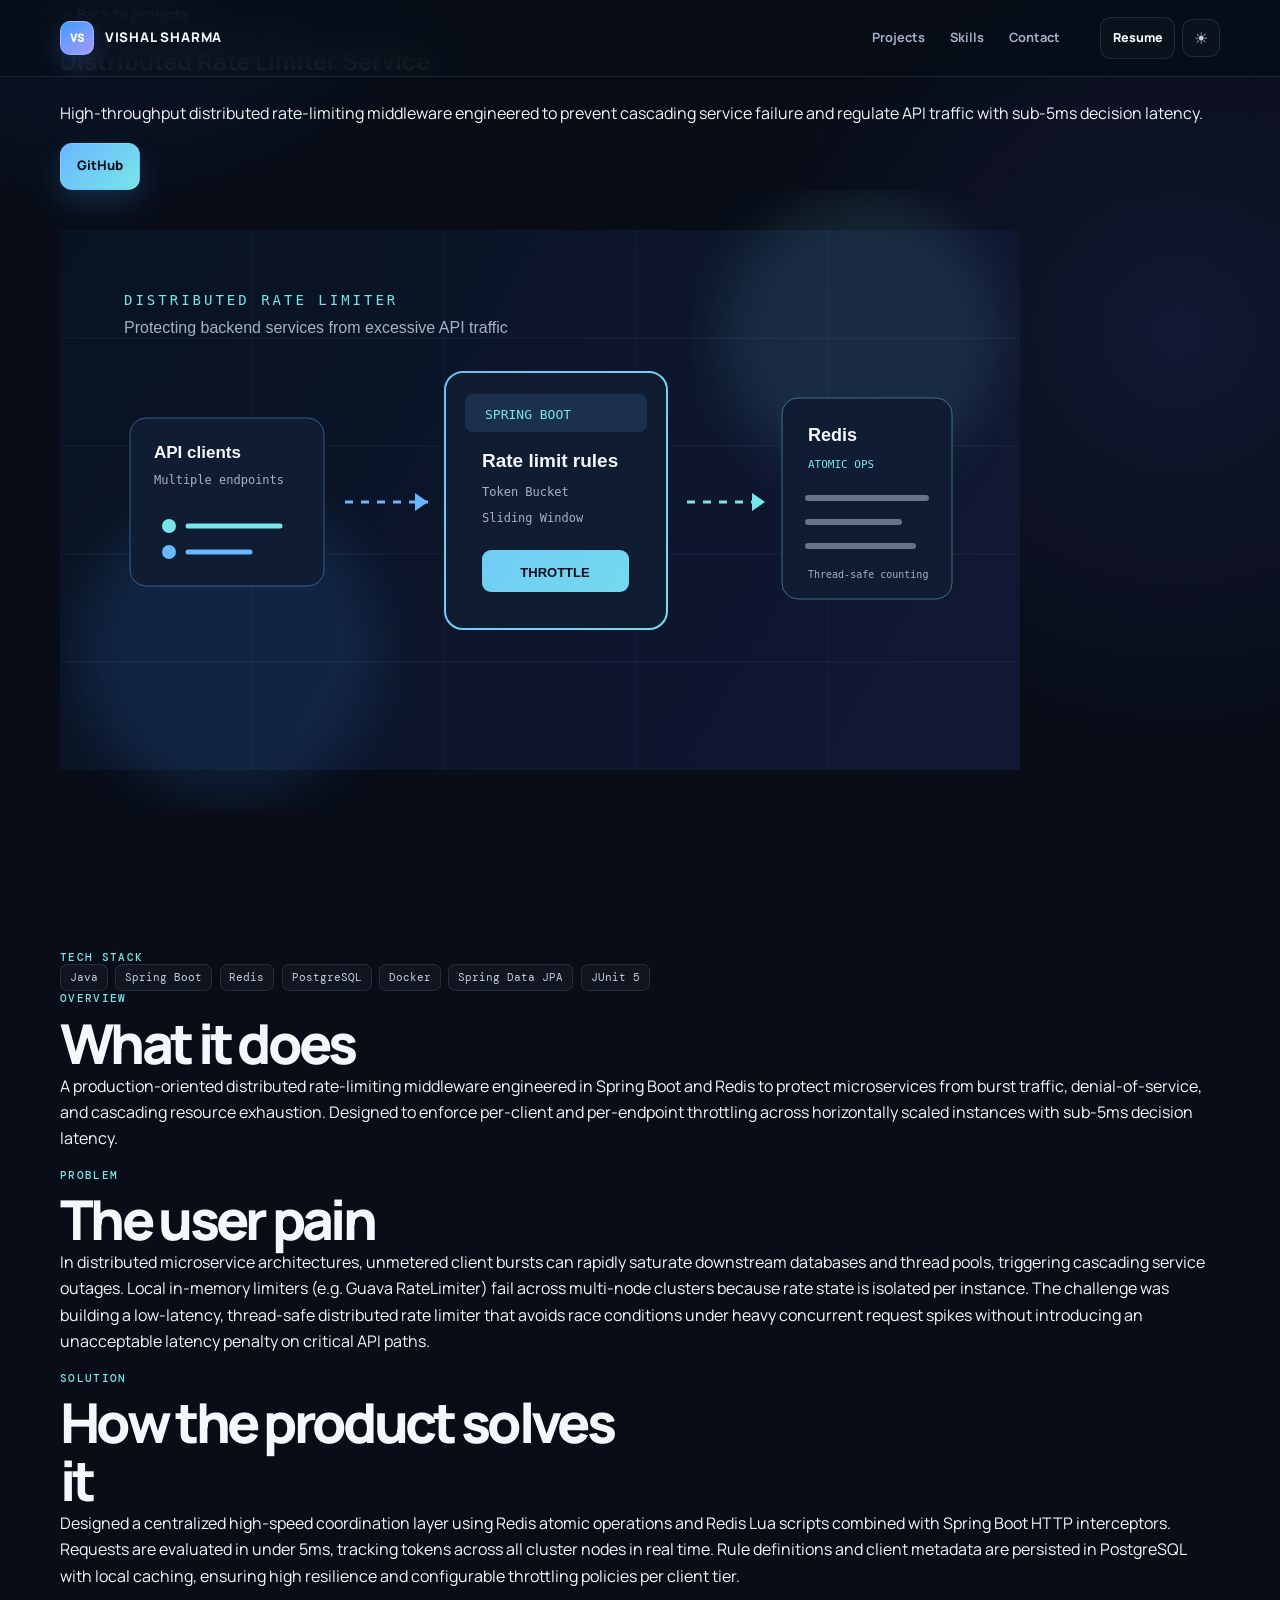
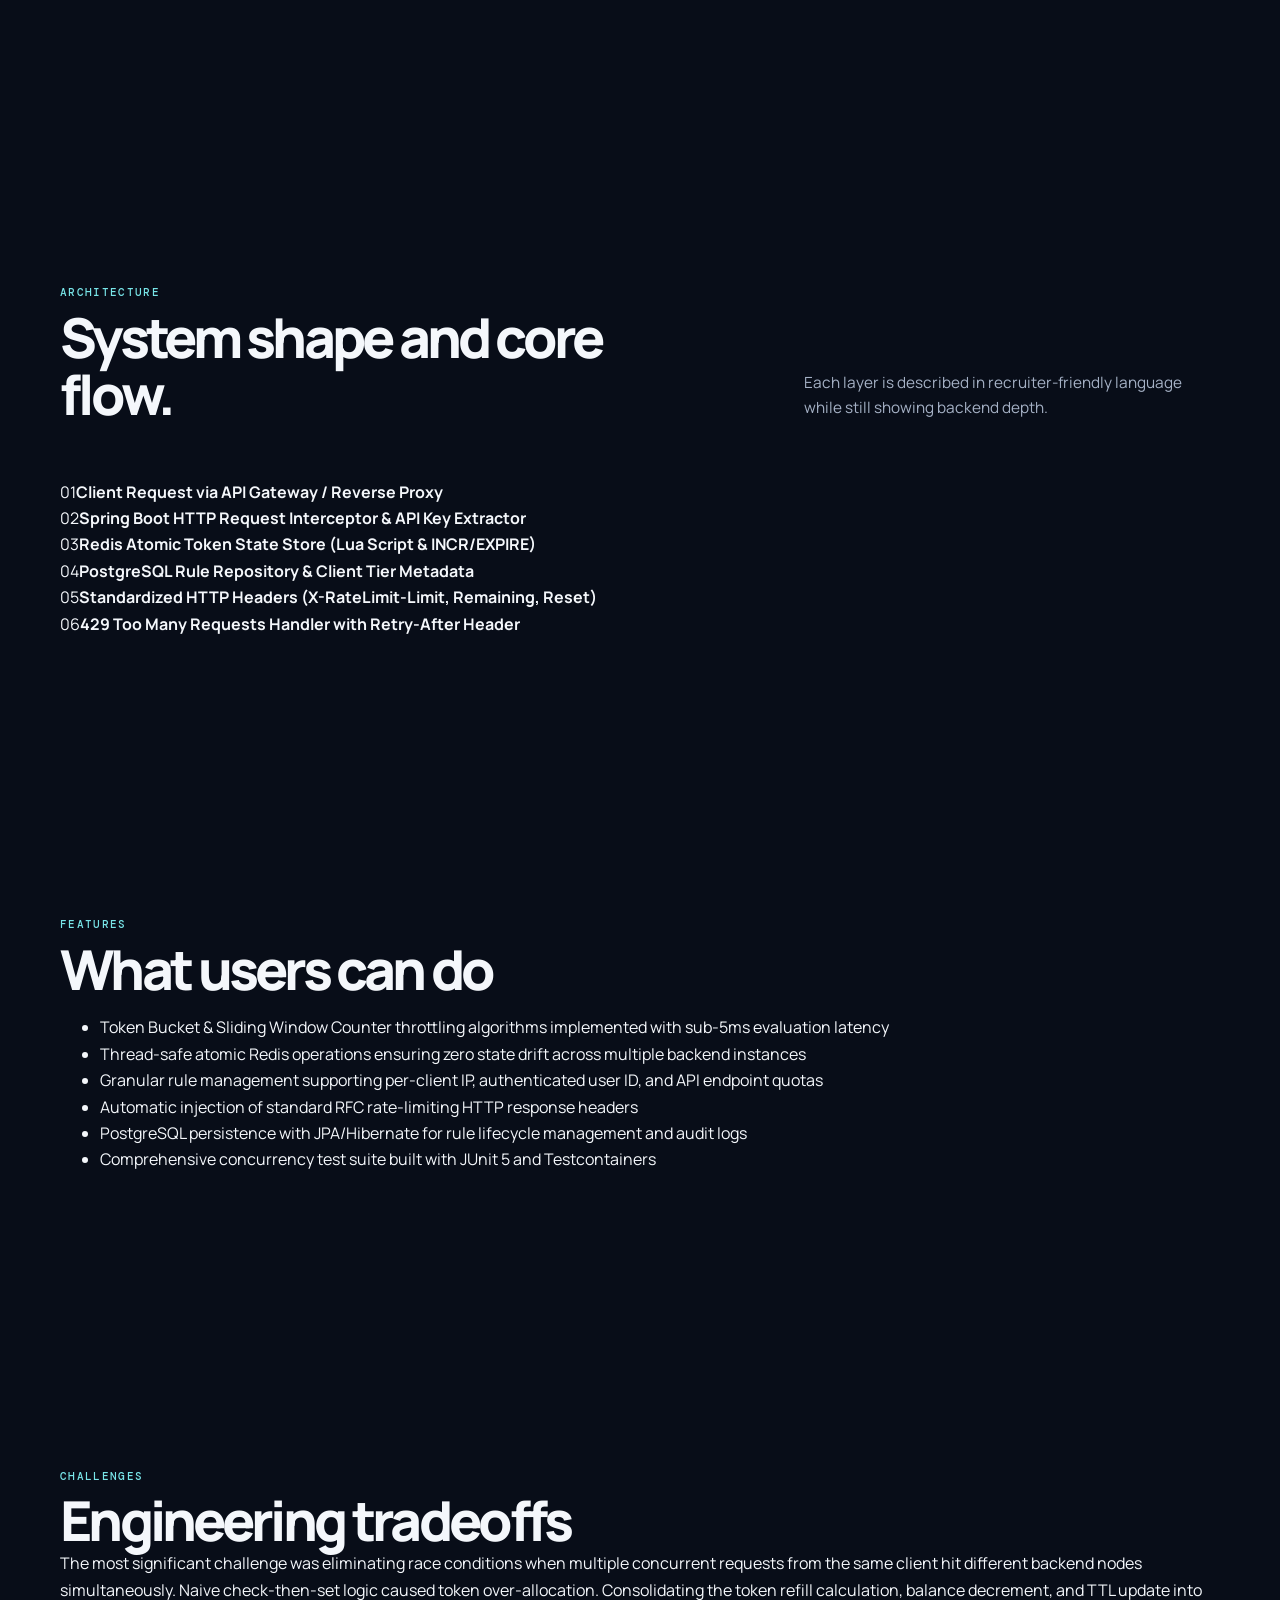
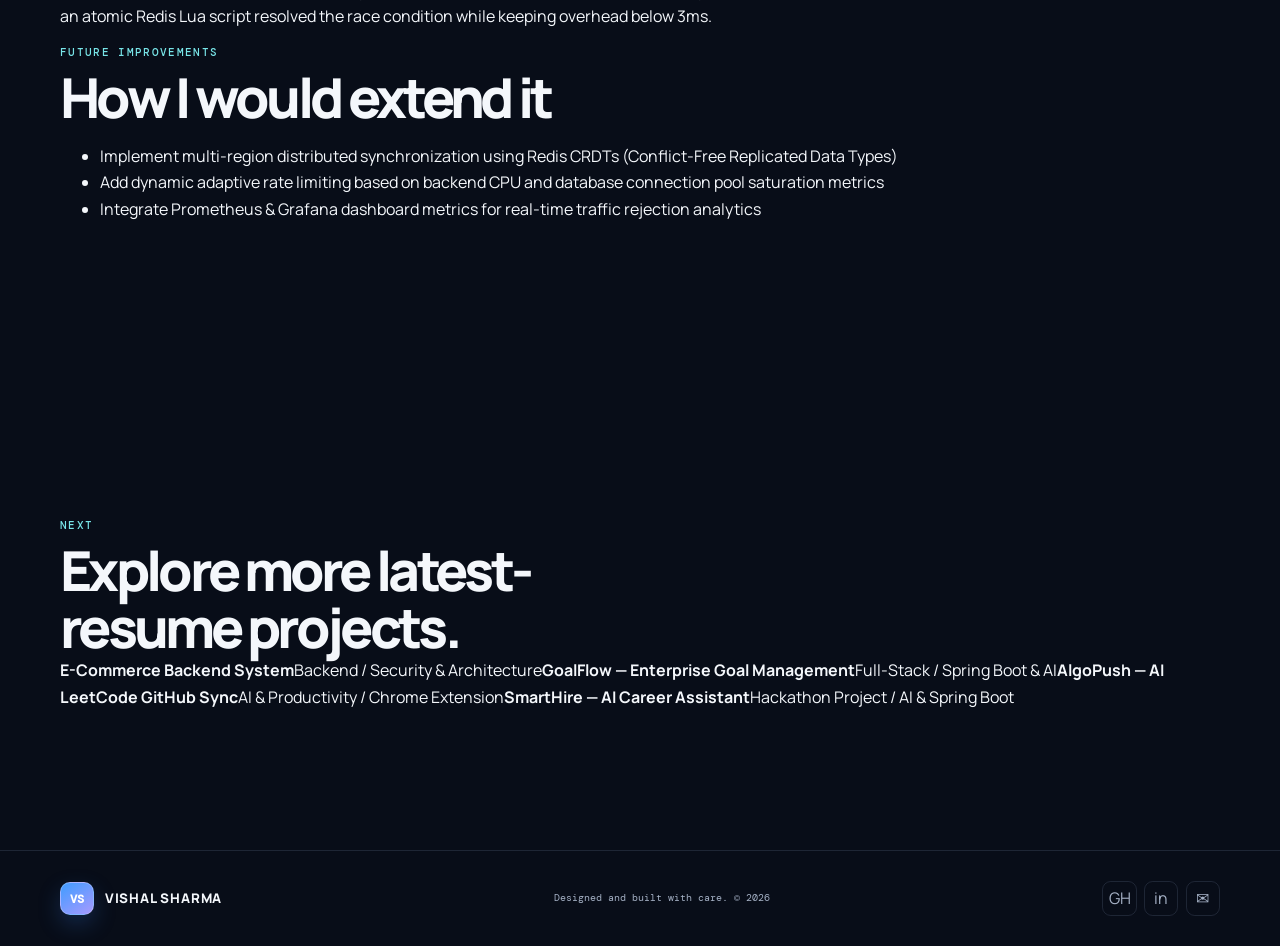
<file: project.html>
<!DOCTYPE html>
<html lang="en">
<head>
  <meta charset="UTF-8" />
  <meta name="viewport" content="width=device-width, initial-scale=1.0" />
  <meta name="description" content="Project case study by Vishal Sharma, Java Backend Developer focused on Spring Boot, REST APIs, and distributed systems." />
  <meta name="robots" content="index, follow" />
  <meta name="theme-color" content="#060b14" />
  <meta property="og:type" content="article" />
  <meta property="og:title" content="Project Case Study | Vishal Sharma" />
  <meta property="og:description" content="Architecture, problem, solution, features, and future improvements for Vishal Sharma's latest Java backend projects." />
  <meta property="og:image" content="assets/profile/portf%20profile.jpeg" />
  <meta name="twitter:card" content="summary_large_image" />
  <title>Project Case Study | Vishal Sharma</title>
  <link rel="icon" type="image/svg+xml" href="favicon.svg" />
  <link rel="preconnect" href="https://fonts.googleapis.com" />
  <link rel="preconnect" href="https://fonts.gstatic.com" crossorigin />
  <link href="https://fonts.googleapis.com/css2?family=DM+Mono:wght@400;500&family=Manrope:wght@400;500;600;700;800&display=swap" rel="stylesheet" />
  <link rel="stylesheet" href="style.css" />
</head>
<body class="theme-dark project-page">
  <a class="skip-link" href="#main-content">Skip to content</a>

  <nav class="navbar is-scrolled" aria-label="Project navigation">
    <div class="container nav-inner">
      <a href="index.html#home" class="logo" aria-label="Vishal Sharma home"><span class="logo-mark">VS</span><span>Vishal Sharma</span></a>
      <div class="desktop-nav" aria-label="Project links">
        <a href="index.html#projects">Projects</a>
        <a href="index.html#skills">Skills</a>
        <a href="index.html#contact">Contact</a>
      </div>
      <div class="nav-actions">
        <a href="assets/resume/Vishal_Sharma_Resume_Merged.pdf" class="nav-resume" download="Vishal-Sharma-Resume.pdf"><span>Resume</span></a>
        <button id="themeToggle" class="icon-button" type="button" aria-label="Switch to light mode" aria-pressed="false">☀</button>
      </div>
    </div>
  </nav>

  <main id="main-content" class="case-study-main">
    <article id="projectRoot" class="case-study" aria-live="polite">
      <div class="container">
        <p class="section-kicker">Loading case study</p>
        <h1>Project details</h1>
      </div>
    </article>
  </main>

  <footer class="footer">
    <div class="container footer-inner">
      <a href="index.html#home" class="logo"><span class="logo-mark">VS</span><span>Vishal Sharma</span></a>
      <p>Designed and built with care. © <span id="year">2026</span></p>
      <div class="footer-socials">
        <a href="https://github.com/sharmaVishal2" target="_blank" rel="noopener" aria-label="GitHub">GH</a>
        <a href="https://www.linkedin.com/in/sharma-vishal-1abc/" target="_blank" rel="noopener" aria-label="LinkedIn">in</a>
        <a href="mailto:sharma2005vishal@gmail.com" aria-label="Email">✉</a>
      </div>
    </div>
  </footer>

  <script src="project-data.js"></script>
  <script src="project.js"></script>
</body>
</html>
</file>
<file: style.css>
:root {
  --bg: #080d18;
  --bg-deep: #060a12;
  --surface: rgba(17, 25, 41, 0.72);
  --surface-solid: #111a2b;
  --surface-strong: #151f33;
  --text: #f4f7fb;
  --muted: #a5b1c5;
  --muted-strong: #c5cede;
  --line: rgba(168, 193, 229, 0.14);
  --line-bright: rgba(145, 199, 255, 0.28);
  --blue: #69b7ff;
  --blue-strong: #3f9cff;
  --cyan: #78e5e8;
  --violet: #a79aff;
  --green: #7be0a5;
  --shadow: 0 28px 80px rgba(0, 0, 0, 0.32);
  --radius-xl: 2rem;
  --radius-lg: 1.5rem;
  --radius-md: 1rem;
  --font-sans: "Manrope", "Segoe UI", sans-serif;
  --font-mono: "DM Mono", "Cascadia Mono", monospace;
  color-scheme: dark;
}

body.theme-light {
  --bg: #f7f9fe;
  --bg-deep: #ecf2fb;
  --surface: rgba(255, 255, 255, 0.76);
  --surface-solid: #ffffff;
  --surface-strong: #eef4fd;
  --text: #0e1a2d;
  --muted: #53647c;
  --muted-strong: #35455c;
  --line: rgba(38, 66, 105, 0.14);
  --line-bright: rgba(48, 125, 211, 0.31);
  --blue: #176fd4;
  --blue-strong: #1661bd;
  --cyan: #0a969b;
  --violet: #705cd9;
  --green: #16834d;
  --shadow: 0 24px 70px rgba(28, 55, 94, 0.13);
  color-scheme: light;
}

* { box-sizing: border-box; }
html { scroll-behavior: smooth; }
body {
  min-width: 320px;
  margin: 0;
  overflow-x: hidden;
  color: var(--text);
  background:
    radial-gradient(circle at 8% -5%, rgba(50, 132, 255, 0.17), transparent 26rem),
    radial-gradient(circle at 92% 8%, rgba(111, 102, 255, 0.11), transparent 26rem),
    var(--bg);
  font-family: var(--font-sans);
  font-size: 16px;
  line-height: 1.65;
  -webkit-font-smoothing: antialiased;
  text-rendering: optimizeLegibility;
}

body::before {
  position: fixed;
  z-index: -2;
  inset: 0;
  content: "";
  pointer-events: none;
  opacity: 0.42;
  background-image: linear-gradient(rgba(144, 175, 215, 0.022) 1px, transparent 1px), linear-gradient(90deg, rgba(144, 175, 215, 0.022) 1px, transparent 1px);
  background-size: 48px 48px;
  mask-image: linear-gradient(to bottom, rgba(0, 0, 0, 0.65), transparent 78%);
}

img { display: block; max-width: 100%; }
a { color: inherit; text-decoration: none; }
button, input, textarea { font: inherit; }
button { border: 0; }
button, a { -webkit-tap-highlight-color: transparent; }
button:focus-visible, a:focus-visible { outline: 3px solid var(--cyan); outline-offset: 4px; }
svg { width: 1.1em; height: 1.1em; stroke-width: 1.8; }

.container { width: min(1160px, calc(100% - 48px)); margin: 0 auto; }
.skip-link {
  position: fixed;
  z-index: 3000;
  top: 1rem;
  left: 1rem;
  padding: 0.7rem 1rem;
  color: #06101f;
  background: var(--cyan);
  border-radius: 0.7rem;
  font-weight: 800;
  transform: translateY(-150%);
  transition: transform 180ms ease;
}
.skip-link:focus { transform: translateY(0); }

/* Navigation */
.navbar {
  position: fixed;
  z-index: 100;
  top: 0;
  right: 0;
  left: 0;
  border-bottom: 1px solid transparent;
  transition: background 220ms ease, border-color 220ms ease, box-shadow 220ms ease;
}
.navbar.is-scrolled {
  border-color: var(--line);
  background: color-mix(in srgb, var(--bg) 86%, transparent);
  box-shadow: 0 12px 35px rgba(0, 0, 0, 0.09);
  backdrop-filter: blur(18px);
}
.nav-inner { display: flex; min-height: 76px; align-items: center; gap: 1.8rem; }
.logo { display: inline-flex; align-items: center; gap: 0.7rem; font-size: 0.83rem; font-weight: 800; letter-spacing: 0.06em; text-transform: uppercase; white-space: nowrap; }
.logo-mark {
  display: grid;
  width: 2.1rem;
  height: 2.1rem;
  place-items: center;
  color: #fff;
  background: linear-gradient(145deg, var(--blue-strong), var(--violet));
  border: 1px solid rgba(255, 255, 255, 0.26);
  border-radius: 0.62rem;
  box-shadow: 0 9px 22px rgba(48, 113, 210, 0.27);
  font-family: var(--font-mono);
  font-size: 0.76rem;
  letter-spacing: 0;
}
.desktop-nav { display: flex; gap: 0.1rem; margin-left: auto; }
.desktop-nav a { padding: 0.55rem 0.72rem; color: var(--muted); border-radius: 0.55rem; font-size: 0.8rem; font-weight: 700; transition: color 180ms ease, background 180ms ease; }
.desktop-nav a:hover, .desktop-nav a.active { color: var(--text); background: var(--surface); }
.nav-actions { display: flex; align-items: center; gap: 0.45rem; }
.nav-resume { display: inline-flex; align-items: center; gap: 0.42rem; padding: 0.58rem 0.73rem; color: var(--text); border: 1px solid var(--line); border-radius: 0.65rem; background: rgba(255, 255, 255, 0.025); font-size: 0.78rem; font-weight: 800; transition: transform 180ms ease, border-color 180ms ease, background 180ms ease; }
.nav-resume svg { width: 0.95rem; }
.nav-resume:hover { border-color: var(--line-bright); background: var(--surface); transform: translateY(-1px); }
.icon-button { display: inline-grid; width: 2.35rem; height: 2.35rem; place-items: center; padding: 0; color: var(--muted-strong); border: 1px solid var(--line); border-radius: 0.65rem; background: rgba(255, 255, 255, 0.025); cursor: pointer; transition: color 180ms ease, transform 180ms ease, border-color 180ms ease, background 180ms ease; }
.icon-button:hover { color: var(--text); border-color: var(--line-bright); background: var(--surface); transform: translateY(-1px); }
.menu-toggle { display: none; }
.mobile-menu { display: none; }

/* Shared typography */
.section { padding: 8.75rem 0; }
.section-kicker, .eyebrow, .project-type, .project-overline, .question-label { margin: 0; color: var(--cyan); font-family: var(--font-mono); font-size: 0.69rem; font-weight: 500; letter-spacing: 0.12em; line-height: 1.3; text-transform: uppercase; }
.section-heading { display: flex; align-items: end; justify-content: space-between; gap: 2rem; margin-bottom: 3.4rem; }
.section-heading > p { max-width: 26rem; margin: 0 0 0.25rem; color: var(--muted); font-size: 0.96rem; }
h1, h2, h3, p { margin-top: 0; }
h2 { max-width: 16ch; margin: 0.58rem 0 0; color: var(--text); font-size: clamp(2.15rem, 4.3vw, 4rem); font-weight: 800; letter-spacing: -0.067em; line-height: 1.05; }
h2 span, h1 span { color: var(--blue); }
.section-intro > p:not(.section-kicker) { max-width: 29rem; margin: 1.45rem 0 0; color: var(--muted); }
.text-link { display: inline-flex; align-items: center; gap: 0.44rem; color: var(--text); font-size: 0.86rem; font-weight: 800; transition: color 180ms ease, gap 180ms ease; }
.text-link:hover { gap: 0.68rem; color: var(--cyan); }
.text-link svg { width: 1rem; height: 1rem; }
.tag-list { display: flex; flex-wrap: wrap; gap: 0.46rem; }
.tag-list span { padding: 0.33rem 0.56rem; color: var(--muted-strong); border: 1px solid var(--line); border-radius: 0.46rem; background: rgba(255, 255, 255, 0.035); font-family: var(--font-mono); font-size: 0.69rem; line-height: 1.3; white-space: nowrap; }

/* Hero */
.hero { position: relative; min-height: min(850px, 100vh); padding: 8.6rem 0 4.4rem; overflow: hidden; }
.hero::after { position: absolute; right: 0; bottom: 0; left: 0; height: 12rem; content: ""; pointer-events: none; background: linear-gradient(to bottom, transparent, var(--bg)); }
.hero-grid { position: relative; z-index: 1; display: grid; grid-template-columns: minmax(0, 1.1fr) minmax(350px, 0.72fr); align-items: center; gap: clamp(2rem, 7vw, 7rem); min-height: calc(min(850px, 100vh) - 13rem); }
.hero-copy { position: relative; padding-top: 1.2rem; }
.eyebrow { display: flex; align-items: center; gap: 0.56rem; width: fit-content; padding: 0.52rem 0.74rem; color: var(--muted-strong); border: 1px solid var(--line); border-radius: 99px; background: rgba(13, 24, 40, 0.48); letter-spacing: 0.035em; text-transform: none; }
.status-dot { display: inline-block; width: 0.42rem; height: 0.42rem; border-radius: 50%; background: var(--green); box-shadow: 0 0 0 4px rgba(123, 224, 165, 0.12); }
.hero h1 { max-width: 10.5ch; margin: 1.4rem 0 1.35rem; color: var(--text); font-size: clamp(3.2rem, 6.7vw, 6.05rem); font-weight: 800; letter-spacing: -0.085em; line-height: 0.97; }
.hero h1 span { display: block; color: transparent; background: linear-gradient(100deg, var(--blue), var(--cyan)); background-clip: text; -webkit-background-clip: text; }
.hero-lede { max-width: 39rem; margin-bottom: 0; color: var(--muted); font-size: clamp(1rem, 1.35vw, 1.13rem); line-height: 1.8; }
.hero-lede strong { color: var(--muted-strong); font-weight: 700; }
.hero-actions { display: flex; flex-wrap: wrap; gap: 0.78rem; margin-top: 2rem; }
.button { display: inline-flex; min-height: 2.95rem; align-items: center; justify-content: center; gap: 0.55rem; padding: 0.7rem 1rem; border: 1px solid transparent; border-radius: 0.74rem; font-size: 0.82rem; font-weight: 800; line-height: 1.2; transition: transform 180ms ease, box-shadow 180ms ease, background 180ms ease, border-color 180ms ease; cursor: pointer; }
.button svg { width: 1rem; height: 1rem; }
.button:hover { transform: translateY(-2px); }
.button-primary { color: #07111d; background: linear-gradient(135deg, var(--blue), var(--cyan)); box-shadow: 0 12px 30px rgba(61, 157, 243, 0.22); }
.button-primary:hover { box-shadow: 0 16px 34px rgba(61, 157, 243, 0.33); }
.button-secondary { color: var(--text); border-color: var(--line); background: rgba(255, 255, 255, 0.03); }
.button-secondary:hover, .button-quiet:hover { border-color: var(--line-bright); background: var(--surface); }
.button-quiet { color: var(--muted-strong); border-color: transparent; background: transparent; }
.hero-meta { display: flex; flex-wrap: wrap; align-items: center; gap: 0.65rem; margin-top: 2.05rem; }
.hero-meta > a { display: inline-grid; width: 2.2rem; height: 2.2rem; place-items: center; color: var(--muted); border: 1px solid var(--line); border-radius: 0.62rem; background: rgba(255, 255, 255, 0.025); transition: color 180ms ease, border-color 180ms ease, transform 180ms ease; }
.hero-meta > a:hover { color: var(--text); border-color: var(--line-bright); transform: translateY(-2px); }
.hero-location { display: inline-flex; align-items: center; gap: 0.35rem; margin-left: 0.35rem; color: var(--muted); font-family: var(--font-mono); font-size: 0.71rem; }
.hero-location svg { width: 0.9rem; color: var(--blue); }
.hero-portrait { position: relative; justify-self: end; width: min(100%, 410px); padding: 0.6rem 1.6rem 1rem; }
.portrait-backdrop { display: none; }
.portrait-frame { position: relative; overflow: hidden; aspect-ratio: 1 / 1; border: 1px solid var(--line-bright); border-radius: 50%; background: transparent; box-shadow: var(--shadow); }
.portrait-frame::after { position: absolute; inset: 0; content: ""; pointer-events: none; background: linear-gradient(180deg, transparent 55%, rgba(5, 12, 22, 0.58)); }
.portrait-frame img { width: 100%; height: 100%; object-fit: cover; object-position: 45% 31%; filter: saturate(0.93) contrast(1.03); }
.portrait-label { position: absolute; z-index: 1; right: 1.45rem; bottom: 1.55rem; color: #f7fbff; font-family: var(--font-mono); font-size: 0.7rem; letter-spacing: 0.04em; line-height: 1.55; text-align: right; text-transform: uppercase; }
.portrait-label em { color: var(--cyan); font-style: normal; font-size: 0.58rem; }
.floating-card { position: absolute; display: flex; align-items: center; gap: 0.6rem; padding: 0.65rem 0.72rem; border: 1px solid var(--line-bright); border-radius: 0.78rem; background: color-mix(in srgb, var(--surface-solid) 83%, transparent); box-shadow: 0 14px 35px rgba(0, 0, 0, 0.22); backdrop-filter: blur(14px); }
.floating-card strong, .floating-card small { display: block; }
.floating-card strong { font-size: 0.65rem; line-height: 1.35; }
.floating-card small { margin-top: 0.11rem; color: var(--muted); font-family: var(--font-mono); font-size: 0.53rem; line-height: 1.4; }
.capability-card { bottom: 12%; left: -2.35rem; }
.education-card-mini { top: 15%; right: -2.4rem; }
.card-icon { display: grid; width: 1.8rem; height: 1.8rem; place-items: center; color: var(--cyan); border-radius: 0.45rem; background: rgba(96, 206, 216, 0.12); }
.card-icon svg { width: 1rem; }
.mini-number { color: var(--blue); font-family: var(--font-mono); font-size: 0.89rem; font-weight: 500; }
.hero-orb { position: absolute; z-index: -1; width: 31rem; height: 31rem; border-radius: 50%; filter: blur(4px); opacity: 0.32; pointer-events: none; }
.hero-orb-one { top: 8rem; right: -11rem; background: radial-gradient(circle, rgba(61, 157, 243, 0.42), transparent 68%); animation: drift-one 18s ease-in-out infinite alternate; }
.hero-orb-two { bottom: -12rem; left: -13rem; background: radial-gradient(circle, rgba(116, 102, 246, 0.27), transparent 70%); animation: drift-two 22s ease-in-out infinite alternate; }
@keyframes drift-one { from { transform: translate3d(0, 0, 0) scale(1); } to { transform: translate3d(-2.5rem, 1.5rem, 0) scale(1.07); } }
@keyframes drift-two { from { transform: translate3d(0, 0, 0) scale(1); } to { transform: translate3d(2rem, -1rem, 0) scale(1.05); } }
.scroll-cue { position: absolute; z-index: 2; bottom: 2.2rem; left: max(24px, calc((100% - 1160px) / 2)); display: inline-flex; align-items: center; gap: 0.7rem; color: var(--muted); font-family: var(--font-mono); font-size: 0.63rem; letter-spacing: 0.08em; text-transform: uppercase; transition: color 180ms ease; }
.scroll-cue:hover { color: var(--cyan); }
.scroll-cue svg { width: 0.9rem; animation: cue-down 1.8s ease-in-out infinite; }
@keyframes cue-down { 0%, 100% { transform: translateY(0); } 50% { transform: translateY(4px); } }

/* Proof */
.proof-section { position: relative; z-index: 3; border-top: 1px solid var(--line); border-bottom: 1px solid var(--line); background: rgba(9, 15, 27, 0.46); }
body.theme-light .proof-section { background: rgba(255, 255, 255, 0.48); }
.proof-grid { display: grid; grid-template-columns: repeat(auto-fit, minmax(160px, 1fr)); gap: 1px; background: var(--line); }
.proof-item { min-height: 10rem; display: flex; flex-direction: column; justify-content: center; padding: 1.8rem clamp(1rem, 2.4vw, 2.2rem); background: color-mix(in srgb, var(--bg) 95%, transparent); }
.metric-value { display: block; margin-bottom: 0.35rem; color: var(--text); font-family: var(--font-mono); font-size: clamp(1.7rem, 2.4vw, 2.45rem); font-weight: 500; letter-spacing: -0.07em; line-height: 1.1; }
.proof-item:nth-child(2) .metric-value { color: var(--blue); }
.proof-item:nth-child(3) .metric-value { color: var(--violet); }
.proof-item:nth-child(4) .metric-value { color: var(--cyan); }
.proof-item:nth-child(5) .metric-value { color: var(--green); }
.proof-item span { max-width: 14ch; color: var(--muted); font-size: 0.74rem; line-height: 1.5; }

/* About */
.section-about { padding-top: 10rem; }
.split-layout { display: grid; grid-template-columns: minmax(0, 0.82fr) minmax(0, 1.18fr); gap: clamp(3rem, 9vw, 9rem); }
.about-lead { margin-bottom: 2.15rem; color: var(--muted-strong); font-size: clamp(1.05rem, 1.6vw, 1.28rem); line-height: 1.85; }
.academic-note { display: flex; align-items: center; gap: 0.65rem; margin: -0.55rem 0 1.65rem; padding: 0.75rem 0.85rem; color: var(--muted); border: 1px solid var(--line); border-radius: 0.75rem; background: rgba(255, 255, 255, 0.025); font-size: 0.7rem; line-height: 1.55; }
.academic-note > svg { flex: 0 0 auto; width: 1rem; color: var(--blue); }
.academic-note strong { color: var(--muted-strong); }
.academic-note em { margin-left: auto; color: var(--cyan); font-family: var(--font-mono); font-size: 0.61rem; font-style: normal; white-space: nowrap; }
.principles-grid { display: grid; grid-template-columns: repeat(2, 1fr); gap: 0.85rem; }
.principle-card { display: flex; min-height: 11.2rem; gap: 0.8rem; padding: 1.15rem; border: 1px solid var(--line); border-radius: var(--radius-md); background: linear-gradient(145deg, rgba(255, 255, 255, 0.055), transparent); transition: transform 200ms ease, border-color 200ms ease, background 200ms ease; }
.principle-card:hover { border-color: var(--line-bright); background: var(--surface); transform: translateY(-4px); }
.principle-card > svg { flex: 0 0 auto; width: 1.18rem; height: 1.18rem; margin-top: 0.14rem; color: var(--blue); }
.principle-card h3 { margin: 0 0 0.34rem; font-size: 0.86rem; }
.principle-card p { margin: 0; color: var(--muted); font-size: 0.75rem; line-height: 1.65; }

/* Stack */
.stack-section { position: relative; }
.stack-grid { display: grid; grid-template-columns: repeat(4, 1fr); gap: 0.9rem; }
.stack-card { min-height: 20rem; display: flex; flex-direction: column; padding: 1.35rem; border: 1px solid var(--line); border-radius: var(--radius-lg); background: linear-gradient(150deg, rgba(255, 255, 255, 0.055), rgba(255, 255, 255, 0.012)); transition: transform 220ms ease, border-color 220ms ease, background 220ms ease; }
.stack-card:hover { border-color: var(--line-bright); background: var(--surface); transform: translateY(-5px); }
.stack-card-featured { border-color: rgba(105, 183, 255, 0.29); background: linear-gradient(150deg, rgba(45, 128, 219, 0.18), rgba(255, 255, 255, 0.02)); }
.stack-top { display: flex; align-items: center; justify-content: space-between; }
.stack-icon { display: grid; width: 2.35rem; height: 2.35rem; place-items: center; color: var(--cyan); border-radius: 0.68rem; background: rgba(108, 230, 232, 0.1); }
.stack-icon svg { width: 1.15rem; }
.stack-index { color: var(--muted); font-family: var(--font-mono); font-size: 0.7rem; }
.stack-card h3 { margin: 2.25rem 0 0.6rem; font-size: 1.12rem; letter-spacing: -0.025em; }
.stack-card p { min-height: 4.8rem; margin-bottom: 1.35rem; color: var(--muted); font-size: 0.77rem; line-height: 1.68; }
.stack-card .tag-list { margin-top: auto; }

/* Projects */
.projects-section { padding-top: 6.5rem; }
.featured-project { display: grid; grid-template-columns: minmax(0, 0.97fr) minmax(390px, 0.86fr); overflow: hidden; margin-bottom: 1.15rem; border: 1px solid rgba(105, 183, 255, 0.3); border-radius: var(--radius-xl); background: linear-gradient(125deg, rgba(23, 53, 91, 0.68), rgba(15, 25, 41, 0.82) 52%, rgba(35, 27, 83, 0.38)); box-shadow: var(--shadow); }
.featured-project-copy { display: flex; flex-direction: column; align-items: flex-start; padding: clamp(1.8rem, 4.7vw, 4rem); }
.project-overline { display: flex; align-items: center; gap: 0.85rem; }
.live-pulse { display: inline-flex; align-items: center; gap: 0.38rem; color: var(--green); font-size: 0.61rem; }
.live-pulse i { width: 0.38rem; height: 0.38rem; border-radius: 50%; background: var(--green); box-shadow: 0 0 0 4px rgba(123, 224, 165, 0.1); }
.featured-project h3 { max-width: 17ch; margin: 1.25rem 0 1rem; font-size: clamp(1.7rem, 3.2vw, 3rem); letter-spacing: -0.055em; line-height: 1.06; }
.featured-project h3 em { display: block; margin-top: 0.34rem; color: var(--muted-strong); font-size: 0.43em; font-style: normal; font-weight: 600; letter-spacing: -0.025em; }
.featured-project-copy > p { max-width: 34rem; margin-bottom: 1.45rem; color: var(--muted); font-size: 0.87rem; line-height: 1.78; }
.project-actions { display: flex; flex-wrap: wrap; gap: 0.55rem; margin-top: 1.6rem; }
.smart-preview { display: grid; min-height: 29rem; place-items: center; padding: 2.3rem 1.65rem; background: radial-gradient(circle at 75% 14%, rgba(102, 197, 252, 0.21), transparent 29%), linear-gradient(145deg, rgba(4, 12, 26, 0.2), rgba(8, 15, 30, 0.75)); }
.smart-window { width: min(100%, 30rem); overflow: hidden; border: 1px solid rgba(170, 212, 255, 0.25); border-radius: 1rem; background: #0a1220; box-shadow: 0 25px 54px rgba(0, 0, 0, 0.38); transform: perspective(1000px) rotateY(-6deg) rotateX(2deg); }
.window-bar { display: flex; align-items: center; gap: 0.36rem; height: 2.05rem; padding: 0 0.72rem; border-bottom: 1px solid rgba(169, 203, 242, 0.13); background: #111b2c; }
.window-bar span { width: 0.38rem; height: 0.38rem; border-radius: 50%; background: #4a5970; }
.window-bar span:first-child { background: #ff6d7a; }
.window-bar span:nth-child(2) { background: #e8b05c; }
.window-bar span:nth-child(3) { background: #69cf95; }
.window-bar b { margin-left: auto; color: #93a6c1; font-family: var(--font-mono); font-size: 0.52rem; font-weight: 400; }
.smart-dashboard { display: grid; grid-template-columns: 3rem 1fr; min-height: 21rem; }
.smart-dashboard aside { display: flex; flex-direction: column; align-items: center; gap: 1rem; padding-top: 1rem; border-right: 1px solid rgba(169, 203, 242, 0.1); background: #0d1727; }
.brand-mini { display: grid; width: 1.55rem; height: 1.55rem; place-items: center; color: #fff; border-radius: 0.42rem; background: linear-gradient(145deg, #4aa8ff, #8079ee); font-family: var(--font-mono); font-size: 0.55rem; }
.side-line { width: 0.94rem; height: 0.15rem; border-radius: 2rem; background: #2a3c55; }
.side-line.active { width: 1.2rem; background: #67b7ff; }
.dashboard-main { padding: 1.25rem; }
.dash-header { display: flex; align-items: center; justify-content: space-between; margin-bottom: 1.25rem; color: #f2f7ff; font-size: 0.75rem; font-weight: 700; }
.dash-header svg { width: 0.88rem; color: #8ea7c7; }
.resume-panel { display: flex; align-items: center; gap: 0.55rem; padding: 0.72rem; border: 1px solid rgba(112, 201, 238, 0.15); border-radius: 0.65rem; background: rgba(88, 168, 243, 0.08); }
.resume-icon { display: grid; width: 1.8rem; height: 1.8rem; place-items: center; color: #86e5e6; border-radius: 0.4rem; background: rgba(116, 229, 232, 0.13); }
.resume-icon svg { width: 0.9rem; }
.resume-panel div { min-width: 0; }
.resume-panel b, .resume-panel small { display: block; }
.resume-panel b { color: #e9f5ff; font-size: 0.61rem; line-height: 1.35; }
.resume-panel small { margin-top: 0.08rem; color: #97abc8; font-size: 0.5rem; line-height: 1.25; }
.score-pill { margin-left: auto; padding: 0.23rem 0.36rem; color: #91ebc1; border: 1px solid rgba(120, 224, 165, 0.2); border-radius: 99px; background: rgba(89, 202, 138, 0.12); font-family: var(--font-mono); font-size: 0.45rem; white-space: nowrap; }
.question-card { margin-top: 1rem; padding: 1rem; border: 1px solid rgba(158, 196, 240, 0.12); border-radius: 0.72rem; background: #111d30; }
.question-label { color: #76e0e2; font-size: 0.48rem; }
.question-card b { display: block; max-width: 16rem; margin: 0.5rem 0 0.95rem; color: #edf6ff; font-size: 0.69rem; line-height: 1.5; }
.answer-lines { display: grid; gap: 0.38rem; }
.answer-lines i { display: block; width: 100%; height: 0.34rem; border-radius: 99px; background: #273a55; }
.answer-lines i:nth-child(2) { width: 83%; }
.answer-lines i:nth-child(3) { width: 61%; }
.project-grid { display: grid; grid-template-columns: repeat(2, 1fr); gap: 1.15rem; }
.project-card { overflow: hidden; border: 1px solid var(--line); border-radius: var(--radius-lg); background: linear-gradient(145deg, rgba(255, 255, 255, 0.05), transparent); transition: transform 220ms ease, border-color 220ms ease, box-shadow 220ms ease; }
.project-card:hover { border-color: var(--line-bright); box-shadow: var(--shadow); transform: translateY(-5px); }
.project-visual { position: relative; overflow: hidden; aspect-ratio: 1.72; background: var(--surface-strong); }
.project-visual::after { position: absolute; inset: 0; content: ""; pointer-events: none; background: linear-gradient(180deg, transparent 62%, rgba(4, 10, 19, 0.26)); }
.project-visual img { width: 100%; height: 100%; object-fit: cover; transition: transform 450ms ease; }
.project-card:hover .project-visual img { transform: scale(1.04); }
.project-number { position: absolute; z-index: 1; top: 1rem; right: 1rem; padding: 0.28rem 0.44rem; color: #e9f6ff; border: 1px solid rgba(229, 247, 255, 0.28); border-radius: 0.36rem; background: rgba(7, 15, 27, 0.5); font-family: var(--font-mono); font-size: 0.67rem; backdrop-filter: blur(6px); }
.project-card-body { padding: 1.4rem; }
.project-card h3 { margin: 0.6rem 0 0.72rem; font-size: 1.25rem; letter-spacing: -0.037em; line-height: 1.15; }
.project-card-body > p:not(.project-type) { min-height: 3.65rem; margin-bottom: 1.25rem; color: var(--muted); font-size: 0.79rem; line-height: 1.65; }
.project-card-footer { display: flex; align-items: center; justify-content: space-between; gap: 1rem; margin-top: 1.3rem; padding-top: 1.05rem; border-top: 1px solid var(--line); }
.project-card-footer > a { display: inline-grid; width: 2rem; height: 2rem; place-items: center; color: var(--muted); border: 1px solid var(--line); border-radius: 0.5rem; transition: color 180ms ease, border-color 180ms ease; }
.project-card-footer > a:hover { color: var(--text); border-color: var(--line-bright); }
.projects-more { margin-top: 2rem; text-align: center; }

/* Systems */
.systems-section { position: relative; background: linear-gradient(180deg, transparent, rgba(29, 59, 103, 0.08) 48%, transparent); }
.systems-grid { display: grid; grid-template-columns: minmax(0, 0.78fr) minmax(0, 1.22fr); gap: clamp(3rem, 10vw, 10rem); }
.systems-list { display: grid; border-top: 1px solid var(--line); }
.system-card { display: grid; grid-template-columns: 2rem minmax(0, 1fr) auto; gap: 1rem; align-items: center; padding: 1.15rem 0; border-bottom: 1px solid var(--line); transition: padding 200ms ease; }
.system-card:hover { padding-right: 0.45rem; padding-left: 0.45rem; background: linear-gradient(90deg, rgba(76, 154, 239, 0.08), transparent); }
.system-card > span { color: var(--blue); font-family: var(--font-mono); font-size: 0.69rem; }
.system-card h3 { margin: 0 0 0.2rem; font-size: 0.92rem; letter-spacing: -0.02em; }
.system-card p { margin: 0; color: var(--muted); font-size: 0.72rem; }
.system-card > svg { color: var(--muted); }

/* Experience */
.experience-section { padding-top: 6rem; }
.experience-grid { display: grid; grid-template-columns: minmax(0, 1.22fr) minmax(280px, 0.78fr); gap: 1.05rem; }
.experience-feature { display: grid; grid-template-columns: 5.4rem minmax(0, 1fr); gap: 1.3rem; min-height: 20rem; padding: clamp(1.5rem, 3vw, 2.45rem); border: 1px solid var(--line); border-radius: var(--radius-lg); background: linear-gradient(145deg, rgba(255, 255, 255, 0.05), rgba(37, 60, 99, 0.08)); }
.experience-brand { display: flex; flex-direction: column; align-items: center; gap: 1rem; padding-right: 1.3rem; border-right: 1px solid var(--line); }
.experience-brand span { color: var(--blue); font-family: var(--font-mono); font-size: 0.61rem; font-weight: 500; writing-mode: vertical-rl; }
.experience-brand svg { width: 1.35rem; height: 1.35rem; color: var(--cyan); }
.experience-feature h3 { max-width: 31rem; margin: 0.6rem 0 0.8rem; font-size: clamp(1.3rem, 2vw, 1.75rem); letter-spacing: -0.04em; line-height: 1.17; }
.experience-feature p:not(.project-type) { max-width: 35rem; margin-bottom: 1.4rem; color: var(--muted); font-size: 0.81rem; line-height: 1.72; }
.hackathon-stack { display: grid; gap: 1.05rem; }
.hackathon-card { display: flex; align-items: start; justify-content: space-between; min-height: 9.45rem; padding: 1.3rem; border: 1px solid var(--line); border-radius: var(--radius-lg); background: var(--surface); transition: transform 200ms ease, border-color 200ms ease; }
.hackathon-card:hover { border-color: var(--line-bright); transform: translateY(-3px); }
.badge { display: inline-block; padding: 0.25rem 0.42rem; border-radius: 0.34rem; font-family: var(--font-mono); font-size: 0.55rem; letter-spacing: 0.08em; }
.badge-blue { color: #a4d7ff; background: rgba(91, 173, 255, 0.14); }
.badge-violet { color: #d5cdff; background: rgba(155, 131, 255, 0.15); }
.hackathon-card h3 { margin: 0.68rem 0 0.32rem; font-size: 0.98rem; letter-spacing: -0.025em; }
.hackathon-card p { max-width: 17rem; margin: 0; color: var(--muted); font-size: 0.7rem; line-height: 1.55; }
.hackathon-card > svg { width: 1.3rem; height: 1.3rem; color: var(--blue); }

/* Timeline */
.timeline-section { padding-top: 9.5rem; }
.timeline-layout { display: grid; grid-template-columns: minmax(0, 0.78fr) minmax(0, 1.22fr); gap: clamp(3rem, 10vw, 10rem); }
.timeline { position: relative; display: grid; gap: 0; margin: 0; padding: 0; list-style: none; }
.timeline::before { position: absolute; top: 1.45rem; bottom: 1.45rem; left: 3.25rem; width: 1px; content: ""; background: linear-gradient(var(--blue), var(--line), var(--violet)); }
.timeline li { position: relative; display: grid; grid-template-columns: 5.65rem 1fr; gap: 1.7rem; min-height: 7.9rem; }
.timeline-year { position: relative; z-index: 1; align-self: start; width: fit-content; padding: 0.5rem 0.65rem; color: var(--text); border: 1px solid var(--line-bright); border-radius: 0.45rem; background: var(--surface-solid); font-family: var(--font-mono); font-size: 0.72rem; }
.timeline h3 { margin: 0.38rem 0 0.2rem; font-size: 0.95rem; letter-spacing: -0.02em; }
.timeline p { max-width: 31rem; margin: 0; color: var(--muted); font-size: 0.74rem; }

/* Achievements */
.achievements-section { padding-top: 5rem; }
.achievements-section .section-heading { margin-bottom: 2.3rem; }
.achievement-grid { display: grid; grid-template-columns: repeat(4, 1fr); gap: 0.8rem; }
.achievement-card { min-height: 12.3rem; padding: 1.2rem; border: 1px solid var(--line); border-radius: var(--radius-md); background: linear-gradient(145deg, rgba(255, 255, 255, 0.05), transparent); transition: transform 200ms ease, border-color 200ms ease; }
.achievement-card:hover { border-color: var(--line-bright); transform: translateY(-4px); }
.achievement-icon { display: grid; width: 2.2rem; height: 2.2rem; place-items: center; color: var(--cyan); border-radius: 0.62rem; background: rgba(98, 221, 227, 0.1); }
.achievement-icon svg { width: 1.1rem; }
.achievement-card p { margin: 2.2rem 0 0.32rem; color: var(--muted); font-family: var(--font-mono); font-size: 0.58rem; line-height: 1.4; text-transform: uppercase; }
.achievement-card h3 { margin: 0; color: var(--text); font-family: var(--font-mono); font-size: clamp(1.03rem, 1.6vw, 1.4rem); font-weight: 500; letter-spacing: -0.06em; }
.achievement-card h3 small { color: var(--muted); font-size: 0.55em; letter-spacing: -0.02em; }
.certification-strip { display: flex; align-items: center; justify-content: space-between; gap: 2rem; margin-top: 1.1rem; padding: 1.25rem 1.4rem; border: 1px solid var(--line); border-radius: var(--radius-md); background: rgba(255, 255, 255, 0.025); }
.certification-strip p { margin: 0; color: var(--muted); font-size: 0.75rem; }
.certification-strip p .section-kicker { display: block; margin-bottom: 0.25rem; }
.certification-strip div { display: flex; flex-wrap: wrap; justify-content: flex-end; gap: 0.5rem; }
.certification-strip div span { padding: 0.4rem 0.57rem; color: var(--muted-strong); border: 1px solid var(--line); border-radius: 0.45rem; font-family: var(--font-mono); font-size: 0.62rem; }

/* LeetCode */
.leetcode-section { padding-top: 5.2rem; }
.leetcode-card { display: grid; grid-template-columns: auto minmax(0, 1fr) minmax(220px, 0.82fr); align-items: center; gap: clamp(1.6rem, 4vw, 4rem); padding: clamp(1.6rem, 4vw, 3rem); overflow: hidden; border: 1px solid rgba(117, 229, 232, 0.25); border-radius: var(--radius-xl); background: radial-gradient(circle at 90% 25%, rgba(80, 184, 219, 0.17), transparent 26%), linear-gradient(135deg, rgba(14, 35, 55, 0.88), rgba(16, 20, 41, 0.76)); }
.leetcode-symbol { display: grid; width: 4.3rem; height: 4.3rem; place-items: center; color: var(--cyan); border: 1px solid rgba(120, 229, 232, 0.25); border-radius: 1.2rem; background: rgba(111, 226, 229, 0.09); }
.leetcode-symbol svg { width: 2rem; height: 2rem; }
.leetcode-card h2 { max-width: 17ch; font-size: clamp(1.55rem, 2.7vw, 2.45rem); }
.leetcode-card p:not(.section-kicker) { max-width: 39rem; margin: 0.85rem 0 0; color: var(--muted); font-size: 0.78rem; }
.leetcode-stats { display: grid; grid-template-columns: 1fr 1fr; gap: 0.75rem; }
.leetcode-stats > div { padding: 0.7rem 0; border-bottom: 1px solid var(--line); }
.leetcode-stats strong, .leetcode-stats span { display: block; }
.leetcode-stats strong { color: var(--text); font-family: var(--font-mono); font-size: 1.2rem; font-weight: 500; }
.leetcode-stats span { margin-top: 0.16rem; color: var(--muted); font-size: 0.63rem; }
.leetcode-stats .button { grid-column: 1 / -1; width: fit-content; margin-top: 0.35rem; }

/* Contact */
.contact-section { padding-top: 10rem; padding-bottom: 8rem; }
.contact-layout { display: grid; grid-template-columns: minmax(0, 0.9fr) minmax(0, 1.1fr); gap: clamp(3rem, 11vw, 11rem); align-items: center; }
.contact-copy h2 { max-width: 12ch; }
.contact-copy > p:not(.section-kicker) { max-width: 30rem; margin: 1.4rem 0 1.55rem; color: var(--muted); }
.contact-panel { overflow: hidden; border: 1px solid var(--line); border-radius: var(--radius-lg); background: linear-gradient(145deg, rgba(255, 255, 255, 0.055), rgba(255, 255, 255, 0.015)); }
.contact-row { display: grid; grid-template-columns: auto minmax(0, 1fr) auto; align-items: center; gap: 0.85rem; padding: 1.08rem 1.2rem; border-bottom: 1px solid var(--line); transition: background 180ms ease; }
.contact-row:hover { background: rgba(104, 180, 255, 0.075); }
.contact-row-icon { display: grid; width: 2.18rem; height: 2.18rem; place-items: center; color: var(--blue); border-radius: 0.58rem; background: rgba(91, 174, 255, 0.1); }
.contact-row-icon svg { width: 1rem; }
.contact-row small, .contact-row strong { display: block; }
.contact-row small { color: var(--muted); font-family: var(--font-mono); font-size: 0.57rem; text-transform: uppercase; }
.contact-row strong { overflow: hidden; margin-top: 0.1rem; color: var(--muted-strong); font-size: 0.76rem; text-overflow: ellipsis; white-space: nowrap; }
.contact-row > svg { width: 1rem; color: var(--muted); }
.contact-location { display: flex; align-items: center; gap: 0.52rem; padding: 1rem 1.2rem; color: var(--muted); font-family: var(--font-mono); font-size: 0.65rem; }
.contact-location svg { width: 0.85rem; color: var(--cyan); }

/* Footer & dialog */
.footer { padding: 1.9rem 0; border-top: 1px solid var(--line); }
.footer-inner { display: flex; align-items: center; justify-content: space-between; gap: 1.5rem; }
.footer p { margin: 0; color: var(--muted); font-family: var(--font-mono); font-size: 0.61rem; }
.footer-socials { display: flex; gap: 0.45rem; }
.footer-socials a { display: grid; width: 2.15rem; height: 2.15rem; place-items: center; color: var(--muted); border: 1px solid var(--line); border-radius: 0.55rem; transition: color 180ms ease, border-color 180ms ease; }
.footer-socials a:hover { color: var(--text); border-color: var(--line-bright); }
.footer-socials svg { width: 1rem; }
.project-dialog { width: min(100% - 32px, 1060px); max-height: min(88vh, 880px); padding: 0; color: var(--text); border: 1px solid var(--line-bright); border-radius: var(--radius-xl); background: var(--surface-solid); box-shadow: 0 38px 100px rgba(0, 0, 0, 0.6); }
.project-dialog::backdrop { background: rgba(2, 6, 14, 0.75); backdrop-filter: blur(8px); }
.dialog-close { position: sticky; z-index: 3; top: 1rem; float: right; margin: 1rem 1rem -3.5rem 0; background: color-mix(in srgb, var(--surface-solid) 88%, transparent); backdrop-filter: blur(10px); }
.dialog-body { display: grid; grid-template-columns: minmax(0, 1.12fr) minmax(300px, 0.88fr); min-height: 36rem; }
.dialog-content { padding: clamp(1.55rem, 4vw, 3.4rem); }
.dialog-content .project-overline { margin-bottom: 1rem; }
.dialog-content h2 { max-width: 15ch; font-size: clamp(2rem, 4.5vw, 3.7rem); }
.dialog-summary { max-width: 43rem; margin: 1.2rem 0 1.5rem; color: var(--muted); font-size: 0.88rem; line-height: 1.75; }
.dialog-links { display: flex; flex-wrap: wrap; gap: 0.55rem; margin-bottom: 2.1rem; }
.dialog-sections { display: grid; gap: 1.55rem; }
.dialog-section { padding-top: 1.4rem; border-top: 1px solid var(--line); }
.dialog-section h3 { margin: 0 0 0.52rem; color: var(--cyan); font-family: var(--font-mono); font-size: 0.68rem; font-weight: 500; letter-spacing: 0.11em; text-transform: uppercase; }
.dialog-section p, .dialog-section li { color: var(--muted); font-size: 0.78rem; line-height: 1.72; }
.dialog-section p { margin: 0; }
.dialog-section ul { display: grid; gap: 0.35rem; margin: 0; padding-left: 1.15rem; }
.architecture-flow { display: grid; gap: 0.55rem; }
.architecture-flow span { display: flex; align-items: center; gap: 0.56rem; padding: 0.65rem 0.72rem; color: var(--muted-strong); border: 1px solid var(--line); border-radius: 0.55rem; background: rgba(255, 255, 255, 0.025); font-family: var(--font-mono); font-size: 0.65rem; }
.architecture-flow span::before { display: inline-block; width: 0.38rem; height: 0.38rem; content: ""; border-radius: 50%; background: var(--blue); }
.dialog-visual { display: flex; flex-direction: column; gap: 1rem; padding: 5rem 1.45rem 1.5rem; border-left: 1px solid var(--line); background: linear-gradient(165deg, rgba(49, 106, 172, 0.15), rgba(13, 21, 35, 0.35)); }
.dialog-visual h3 { margin: 0; color: var(--muted-strong); font-size: 0.86rem; }
.screen-card { overflow: hidden; border: 1px solid var(--line-bright); border-radius: 0.85rem; background: #0b1422; box-shadow: 0 12px 25px rgba(0, 0, 0, 0.2); }
.screen-top { height: 1.55rem; border-bottom: 1px solid rgba(158, 196, 240, 0.13); background: #142137; }
.screen-content { min-height: 8.8rem; padding: 0.9rem; }
.screen-content .mini-title { width: 42%; height: 0.45rem; margin-bottom: 0.7rem; border-radius: 1rem; background: #83dfe0; }
.screen-content .mini-sub { width: 65%; height: 0.28rem; margin-bottom: 1rem; border-radius: 1rem; background: #476180; }
.mini-panels { display: grid; grid-template-columns: 1fr 0.8fr; gap: 0.5rem; }
.mini-panels span { display: block; height: 4.1rem; border: 1px solid rgba(139, 185, 236, 0.16); border-radius: 0.5rem; background: linear-gradient(145deg, #173256, #122238); }
.mini-panels span:last-child { background: linear-gradient(145deg, #383071, #1f2852); }
.screen-card.screen-alt .screen-content { background: linear-gradient(135deg, #0b1b2f, #151b39); }
.screen-card.screen-alt .mini-title { background: #a999ff; }
.sr-dialog-label { margin-top: -0.55rem; color: var(--muted); font-family: var(--font-mono); font-size: 0.58rem; }
.dialog-visual p { margin: auto 0 0; color: var(--muted); font-size: 0.69rem; line-height: 1.6; }
.dialog-visual-img { display: flex; flex-direction: column; gap: 0.45rem; }
.dialog-visual-img img, .dialog-visual-img svg { width: 100%; border-radius: 0.75rem; border: 1px solid var(--line); }
.dialog-visual-img .sr-dialog-label { color: var(--muted); font-family: var(--font-mono); font-size: 0.58rem; }

/* Progressive motion */
.reveal { opacity: 0; transform: translateY(20px); transition: opacity 650ms cubic-bezier(.2,.65,.25,1), transform 650ms cubic-bezier(.2,.65,.25,1); }
.reveal.is-visible { opacity: 1; transform: translateY(0); }
.reveal:nth-child(2) { transition-delay: 65ms; }
.reveal:nth-child(3) { transition-delay: 120ms; }
.reveal:nth-child(4) { transition-delay: 175ms; }

@media (max-width: 1040px) {
  .desktop-nav { display: none; }
  .menu-toggle { display: inline-grid; }
  .mobile-menu { position: absolute; top: calc(100% + 0.5rem); right: 24px; left: 24px; z-index: 99; grid-template-columns: repeat(2, 1fr); gap: 0.3rem; padding: 0.65rem; visibility: hidden; border: 1px solid var(--line); border-radius: 0.9rem; background: color-mix(in srgb, var(--surface-solid) 95%, transparent); box-shadow: var(--shadow); opacity: 0; transform: translateY(-8px); transition: opacity 180ms ease, transform 180ms ease, visibility 180ms; backdrop-filter: blur(16px); }
  .mobile-menu.is-open { display: grid; visibility: visible; opacity: 1; transform: translateY(0); }
  .mobile-menu a { padding: 0.68rem 0.75rem; color: var(--muted); border-radius: 0.55rem; font-size: 0.78rem; font-weight: 800; }
  .mobile-menu a:hover { color: var(--text); background: rgba(255, 255, 255, 0.06); }
  .hero-grid { grid-template-columns: minmax(0, 1.08fr) minmax(290px, 0.65fr); gap: 2rem; }
  .hero-portrait { width: 100%; padding-right: 0.3rem; padding-left: 0.3rem; }
  .education-card-mini { right: -1rem; }
  .capability-card { left: -1rem; }
  .stack-grid, .achievement-grid { grid-template-columns: repeat(2, 1fr); }
  .proof-grid { grid-template-columns: repeat(3, 1fr); }
  .stack-card { min-height: 16.5rem; }
  .stack-card p { min-height: auto; }
  .featured-project { grid-template-columns: 1fr; }
  .smart-preview { min-height: 24rem; }
  .featured-project-copy { padding-bottom: 2rem; }
  .dialog-body { grid-template-columns: 1fr; }
  .dialog-visual { min-height: 22rem; padding-top: 1.5rem; border-top: 1px solid var(--line); border-left: 0; }
}

@media (max-width: 760px) {
  .container { width: min(100% - 34px, 620px); }
  .section { padding: 5.8rem 0; }
  .nav-inner { min-height: 68px; gap: 0.65rem; }
  .logo { gap: 0.5rem; font-size: 0.72rem; }
  .logo-mark { width: 1.9rem; height: 1.9rem; }
  .nav-resume span { display: none; }
  .nav-resume { width: 2.35rem; height: 2.35rem; justify-content: center; padding: 0; }
  .mobile-menu { top: calc(100% + 0.25rem); right: 17px; left: 17px; }
  .hero { min-height: 0; padding: 7.7rem 0 5rem; }
  .hero::after { height: 8rem; }
  .hero-grid { grid-template-columns: 1fr; gap: 2.8rem; min-height: 0; }
  .hero h1 { font-size: clamp(3rem, 13.5vw, 4.7rem); }
  .hero-portrait { width: min(90%, 390px); justify-self: center; }
  .portrait-backdrop { right: -13%; }
  .scroll-cue { display: none; }
  .proof-grid { grid-template-columns: repeat(2, 1fr); }
  .proof-item { min-height: 8.7rem; padding: 1.4rem; }
  .section-heading { display: block; margin-bottom: 2.25rem; }
  .section-heading > p { margin-top: 1rem; }
  .split-layout, .systems-grid, .timeline-layout, .contact-layout { grid-template-columns: 1fr; gap: 2.2rem; }
  .section-about { padding-top: 6.4rem; }
  .principles-grid { grid-template-columns: 1fr; }
  .principle-card { min-height: auto; }
  .stack-grid { grid-template-columns: 1fr; }
  .stack-card { min-height: auto; }
  .stack-card h3 { margin-top: 1.55rem; }
  .project-grid, .experience-grid { grid-template-columns: 1fr; }
  .smart-window { transform: none; }
  .smart-preview { min-height: 20rem; padding: 1.25rem; }
  .experience-feature { grid-template-columns: 1fr; }
  .experience-brand { flex-direction: row; align-items: center; justify-content: space-between; padding: 0 0 0.8rem; border-right: 0; border-bottom: 1px solid var(--line); }
  .experience-brand span { writing-mode: initial; }
  .timeline-section { padding-top: 5rem; }
  .achievement-grid { grid-template-columns: repeat(2, 1fr); }
  .achievement-card { min-height: 10.5rem; }
  .certification-strip { display: block; }
  .certification-strip div { justify-content: flex-start; margin-top: 0.8rem; }
  .leetcode-card { grid-template-columns: auto 1fr; gap: 1.15rem; border-radius: var(--radius-lg); }
  .leetcode-card > div:nth-child(2) { grid-column: 1 / -1; }
  .leetcode-stats { grid-column: 1 / -1; }
  .contact-section { padding-top: 6.5rem; padding-bottom: 6rem; }
  .footer-inner { flex-wrap: wrap; }
  .footer p { order: 3; width: 100%; }
}

@media (max-width: 470px) {
  .container { width: min(100% - 28px, 500px); }
  .nav-actions { gap: 0.28rem; }
  .icon-button, .nav-resume { width: 2.2rem; height: 2.2rem; }
  .hero-actions { display: grid; grid-template-columns: 1fr; }
  .hero-actions .button { width: 100%; }
  .hero-meta { gap: 0.45rem; }
  .hero-location { width: 100%; margin-top: 0.3rem; margin-left: 0; }
  .hero-portrait { width: 95%; }
  .capability-card { bottom: 8%; left: -0.85rem; }
  .education-card-mini { top: 8%; right: -0.8rem; }
  .floating-card { gap: 0.45rem; padding: 0.52rem; }
  .floating-card strong { font-size: 0.57rem; }
  .floating-card small { font-size: 0.48rem; }
  .proof-item { padding: 1.15rem 0.9rem; }
  .metric-value { font-size: 1.5rem; }
  .proof-item span { font-size: 0.64rem; }
  .academic-note { align-items: flex-start; flex-wrap: wrap; }
  .academic-note em { width: 100%; margin-left: 1.65rem; }
  .featured-project-copy, .project-card-body { padding: 1.2rem; }
  .featured-project h3 { font-size: 1.7rem; }
  .project-actions { display: grid; width: 100%; }
  .project-actions .button { width: 100%; }
  .smart-dashboard { grid-template-columns: 2.2rem 1fr; }
  .smart-dashboard aside { gap: 0.72rem; }
  .dashboard-main { padding: 0.78rem; }
  .resume-panel { padding: 0.52rem; }
  .score-pill { display: none; }
  .achievement-grid { grid-template-columns: 1fr; }
  .achievement-card { min-height: auto; }
  .achievement-card p { margin-top: 1.25rem; }
  .leetcode-card { grid-template-columns: 1fr; }
  .leetcode-card > div:nth-child(2) { grid-column: auto; }
  .leetcode-stats { grid-column: auto; }
  .dialog-content { padding: 1.3rem; }
  .dialog-visual { padding: 1.2rem; }
  .dialog-summary { font-size: 0.78rem; }
}

@media (prefers-reduced-motion: reduce) {
  html { scroll-behavior: auto; }
  *, *::before, *::after { animation-duration: 0.01ms !important; animation-iteration-count: 1 !important; scroll-behavior: auto !important; transition-duration: 0.01ms !important; }
  .reveal { opacity: 1; transform: none; }
}

/* ============================================================
   PREMIUM RESUME BUTTON
   ============================================================ */
.btn-resume-premium.nav-resume {
  background: linear-gradient(135deg, var(--blue-strong), var(--violet));
  border-color: transparent;
  color: #fff;
  box-shadow: 0 6px 20px rgba(63, 156, 255, 0.28);
}
.btn-resume-premium.nav-resume:hover {
  background: linear-gradient(135deg, var(--cyan), var(--blue-strong));
  box-shadow: 0 10px 28px rgba(63, 156, 255, 0.42);
  transform: translateY(-2px);
}
.btn-resume-premium.button-primary {
  background: linear-gradient(135deg, var(--blue-strong), var(--violet));
  box-shadow: 0 14px 36px rgba(63, 156, 255, 0.3);
  border-color: transparent;
  color: #fff;
  font-size: 0.88rem;
  padding: 0.82rem 1.4rem;
  border-radius: 0.9rem;
}
.btn-resume-premium.button-primary:hover {
  background: linear-gradient(135deg, var(--cyan), var(--blue-strong));
  box-shadow: 0 18px 44px rgba(63, 156, 255, 0.44);
  transform: translateY(-3px);
}
.btn-resume-text {
  display: inline-flex;
  align-items: center;
  gap: 0.5rem;
  padding: 0.6rem 1rem;
  background: linear-gradient(135deg, rgba(63,156,255,0.12), rgba(167,154,255,0.12));
  border: 1px solid rgba(63,156,255,0.3);
  border-radius: 0.7rem;
  color: var(--blue);
  font-weight: 800;
  font-size: 0.86rem;
  transition: background 200ms ease, border-color 200ms ease, transform 200ms ease, gap 200ms ease;
}
.btn-resume-text:hover {
  background: linear-gradient(135deg, rgba(63,156,255,0.22), rgba(167,154,255,0.22));
  border-color: rgba(63,156,255,0.55);
  color: var(--cyan);
  transform: translateY(-2px);
  gap: 0.72rem;
}

/* ============================================================
   SKILLS SECTION — 6 PREMIUM CARDS
   ============================================================ */
.skills-section { position: relative; }
.skills-grid {
  display: grid;
  grid-template-columns: repeat(3, 1fr);
  gap: 1.1rem;
}
.skill-card {
  position: relative;
  display: flex;
  flex-direction: column;
  padding: 1.6rem 1.5rem 1.5rem;
  border: 1px solid var(--line);
  border-radius: var(--radius-lg);
  background: linear-gradient(150deg, rgba(255,255,255,0.055), rgba(255,255,255,0.01));
  overflow: hidden;
  transition: transform 240ms ease, border-color 240ms ease, box-shadow 240ms ease;
  cursor: default;
}
.skill-card::before {
  content: "";
  position: absolute;
  inset: 0;
  border-radius: inherit;
  background: radial-gradient(circle at 0% 0%, color-mix(in srgb, var(--card-accent) 14%, transparent), transparent 60%);
  opacity: 0;
  transition: opacity 300ms ease;
  pointer-events: none;
}
.skill-card::after {
  content: "";
  position: absolute;
  top: 0; left: 0; right: 0;
  height: 2px;
  border-radius: 2px 2px 0 0;
  background: linear-gradient(90deg, var(--card-accent), transparent);
  opacity: 0.6;
  transition: opacity 300ms ease;
}
.skill-card:hover {
  border-color: color-mix(in srgb, var(--card-accent) 45%, transparent);
  box-shadow: 0 0 0 1px color-mix(in srgb, var(--card-accent) 18%, transparent),
              0 20px 50px rgba(0,0,0,0.22),
              0 0 40px color-mix(in srgb, var(--card-accent) 8%, transparent);
  transform: translateY(-6px);
}
.skill-card:hover::before { opacity: 1; }
.skill-card:hover::after { opacity: 1; }

.skill-card-header {
  display: flex;
  align-items: center;
  justify-content: space-between;
  margin-bottom: 1.1rem;
}
.skill-icon {
  display: grid;
  width: 2.5rem;
  height: 2.5rem;
  place-items: center;
  color: var(--card-accent);
  border-radius: 0.72rem;
  background: color-mix(in srgb, var(--card-accent) 12%, transparent);
  border: 1px solid color-mix(in srgb, var(--card-accent) 22%, transparent);
  transition: background 240ms ease, box-shadow 240ms ease;
}
.skill-card:hover .skill-icon {
  background: color-mix(in srgb, var(--card-accent) 20%, transparent);
  box-shadow: 0 0 16px color-mix(in srgb, var(--card-accent) 25%, transparent);
}
.skill-icon svg { width: 1.15rem; height: 1.15rem; }
.skill-index {
  color: var(--muted);
  font-family: var(--font-mono);
  font-size: 0.68rem;
  opacity: 0.6;
}
.skill-card h3 {
  margin: 0 0 1rem;
  font-size: 1rem;
  font-weight: 700;
  letter-spacing: -0.02em;
  color: var(--text);
}
.skill-tags {
  display: flex;
  flex-direction: column;
  gap: 0.42rem;
  margin: 0;
  padding: 0;
  list-style: none;
}
.skill-tags li {
  display: flex;
  align-items: center;
  gap: 0.52rem;
  padding: 0.42rem 0.62rem;
  border: 1px solid var(--line);
  border-radius: 0.5rem;
  background: rgba(255,255,255,0.025);
  color: var(--muted-strong);
  font-family: var(--font-mono);
  font-size: 0.72rem;
  line-height: 1.3;
  transition: border-color 200ms ease, background 200ms ease, color 200ms ease;
}
.skill-tags li svg {
  width: 0.82rem;
  height: 0.82rem;
  color: var(--card-accent);
  flex-shrink: 0;
  opacity: 0.75;
}
.skill-card:hover .skill-tags li {
  border-color: color-mix(in srgb, var(--card-accent) 18%, var(--line));
}
.skill-card:hover .skill-tags li:hover {
  background: color-mix(in srgb, var(--card-accent) 8%, transparent);
  color: var(--text);
  border-color: color-mix(in srgb, var(--card-accent) 35%, transparent);
}

@media (max-width: 1040px) {
  .skills-grid { grid-template-columns: repeat(2, 1fr); }
}
@media (max-width: 760px) {
  .skills-grid { grid-template-columns: repeat(2, 1fr); gap: 0.75rem; }
  .skill-card { padding: 1.2rem 1.1rem; }
}
@media (max-width: 470px) {
  .skills-grid { grid-template-columns: 1fr; }
}

/* ============================================================
   CERTIFICATIONS SECTION
   ============================================================ */
.certifications-section { padding-top: 6rem; }
.cert-grid {
  display: grid;
  grid-template-columns: repeat(3, 1fr);
  gap: 1.1rem;
}
.cert-card {
  position: relative;
  display: flex;
  flex-direction: column;
  padding: 1.5rem;
  border: 1px solid var(--line);
  border-radius: var(--radius-lg);
  background: linear-gradient(150deg, rgba(255,255,255,0.05), rgba(255,255,255,0.01));
  overflow: hidden;
  transition: transform 240ms ease, border-color 240ms ease, box-shadow 240ms ease;
}
.cert-card::after {
  content: "";
  position: absolute;
  top: 0; left: 0; right: 0;
  height: 1px;
  background: linear-gradient(90deg, transparent, var(--line-bright), transparent);
  opacity: 0;
  transition: opacity 300ms ease;
}
.cert-card:hover {
  border-color: var(--line-bright);
  box-shadow: 0 20px 50px rgba(0,0,0,0.2);
  transform: translateY(-5px);
}
.cert-card:hover::after { opacity: 1; }

.cert-card-top {
  display: flex;
  align-items: center;
  gap: 0.75rem;
  margin-bottom: 1rem;
}
.cert-badge {
  display: grid;
  width: 2.4rem;
  height: 2.4rem;
  place-items: center;
  border-radius: 0.65rem;
  flex-shrink: 0;
}
.cert-badge svg { width: 1.1rem; height: 1.1rem; }
.cert-badge-gold  { color: #f5a623; background: rgba(245,166,35,0.12); border: 1px solid rgba(245,166,35,0.22); }
.cert-badge-blue  { color: var(--blue); background: rgba(63,156,255,0.12); border: 1px solid rgba(63,156,255,0.22); }
.cert-badge-violet{ color: var(--violet); background: rgba(167,154,255,0.12); border: 1px solid rgba(167,154,255,0.22); }
.cert-badge-cyan  { color: var(--cyan); background: rgba(120,229,232,0.12); border: 1px solid rgba(120,229,232,0.22); }
.cert-badge-green { color: var(--green); background: rgba(123,224,165,0.12); border: 1px solid rgba(123,224,165,0.22); }

.cert-org {
  color: var(--muted);
  font-family: var(--font-mono);
  font-size: 0.65rem;
  letter-spacing: 0.06em;
  text-transform: uppercase;
  line-height: 1.3;
}
.cert-card h3 {
  margin: 0 0 0.65rem;
  font-size: 0.95rem;
  font-weight: 700;
  letter-spacing: -0.025em;
  line-height: 1.3;
  color: var(--text);
}
.cert-card p {
  margin: 0 0 1.2rem;
  color: var(--muted);
  font-size: 0.76rem;
  line-height: 1.68;
  flex: 1;
}
.cert-link {
  display: inline-flex;
  align-items: center;
  gap: 0.4rem;
  margin-top: auto;
  padding: 0.5rem 0.8rem;
  border: 1px solid var(--line);
  border-radius: 0.55rem;
  background: rgba(255,255,255,0.025);
  color: var(--muted-strong);
  font-family: var(--font-mono);
  font-size: 0.68rem;
  font-weight: 600;
  width: fit-content;
  transition: border-color 180ms ease, color 180ms ease, background 180ms ease, gap 180ms ease;
}
.cert-link svg { width: 0.8rem; height: 0.8rem; }
.cert-link:hover {
  border-color: var(--line-bright);
  color: var(--cyan);
  background: rgba(120,229,232,0.06);
  gap: 0.6rem;
}

@media (max-width: 1040px) {
  .cert-grid { grid-template-columns: repeat(2, 1fr); }
}
@media (max-width: 760px) {
  .cert-grid { grid-template-columns: 1fr; gap: 0.8rem; }
  .certifications-section { padding-top: 4rem; }
}

/* ============================================================
   CODOLIO / CODING STATS SECTION
   ============================================================ */
.coding-stats-section { padding-top: 5rem; }
.codolio-dashboard {
  display: flex;
  flex-direction: column;
  gap: 1.25rem;
  width: 100%;
}
.codolio-hero {
  display: flex;
  align-items: center;
  gap: 1.25rem;
}
.codolio-stats {
  display: grid;
  grid-template-columns: repeat(4, 1fr);
  gap: 0.85rem;
}
.dsa-breakdown-card {
  display: flex;
  flex-direction: column;
}

/* Project card — dual icon links (GitHub + Live) */
.project-card-links {
  display: flex;
  gap: 0.4rem;
}
.project-card-links > a {
  display: inline-grid;
  width: 2rem;
  height: 2rem;
  place-items: center;
  color: var(--muted);
  border: 1px solid var(--line);
  border-radius: 0.5rem;
  transition: color 180ms ease, border-color 180ms ease;
}
.project-card-links > a:hover {
  color: var(--text);
  border-color: var(--line-bright);
}

/* Project card — GitHub + Live action buttons */
.project-card-actions {
  display: flex;
  gap: 0.5rem;
}
.btn-card {
  display: inline-flex;
  align-items: center;
  gap: 0.38rem;
  padding: 0.46rem 0.82rem;
  border-radius: 0.55rem;
  border: 1px solid var(--line);
  font-family: var(--font-mono);
  font-size: 0.7rem;
  font-weight: 600;
  line-height: 1;
  transition: transform 180ms ease, border-color 180ms ease, background 180ms ease, color 180ms ease, box-shadow 180ms ease;
}
.btn-card svg { width: 0.82rem; height: 0.82rem; flex-shrink: 0; }
.btn-card:hover { transform: translateY(-2px); }

.btn-card-github {
  color: var(--muted-strong);
  background: rgba(255, 255, 255, 0.03);
}
.btn-card-github:hover {
  color: var(--text);
  border-color: var(--line-bright);
  background: rgba(255, 255, 255, 0.07);
}

.btn-card-live {
  color: var(--cyan);
  background: rgba(120, 229, 232, 0.07);
  border-color: rgba(120, 229, 232, 0.25);
}
.btn-card-live:hover {
  color: #fff;
  background: rgba(120, 229, 232, 0.16);
  border-color: rgba(120, 229, 232, 0.5);
  box-shadow: 0 4px 14px rgba(120, 229, 232, 0.15);
}

/* Dialog section list */
.dialog-section-list {
  display: grid;
  gap: 0.35rem;
  margin: 0;
  padding-left: 1.15rem;
}
.dialog-section-list li {
  color: var(--muted);
  font-size: 0.78rem;
  line-height: 1.72;
}

/* Project card — case study button variant */
.btn-card-case {
  color: var(--violet);
  background: rgba(167, 154, 255, 0.07);
  border-color: rgba(167, 154, 255, 0.25);
  cursor: pointer;
}
.btn-card-case:hover {
  color: #fff;
  background: rgba(167, 154, 255, 0.16);
  border-color: rgba(167, 154, 255, 0.5);
  box-shadow: 0 4px 14px rgba(167, 154, 255, 0.15);
}
</file>
